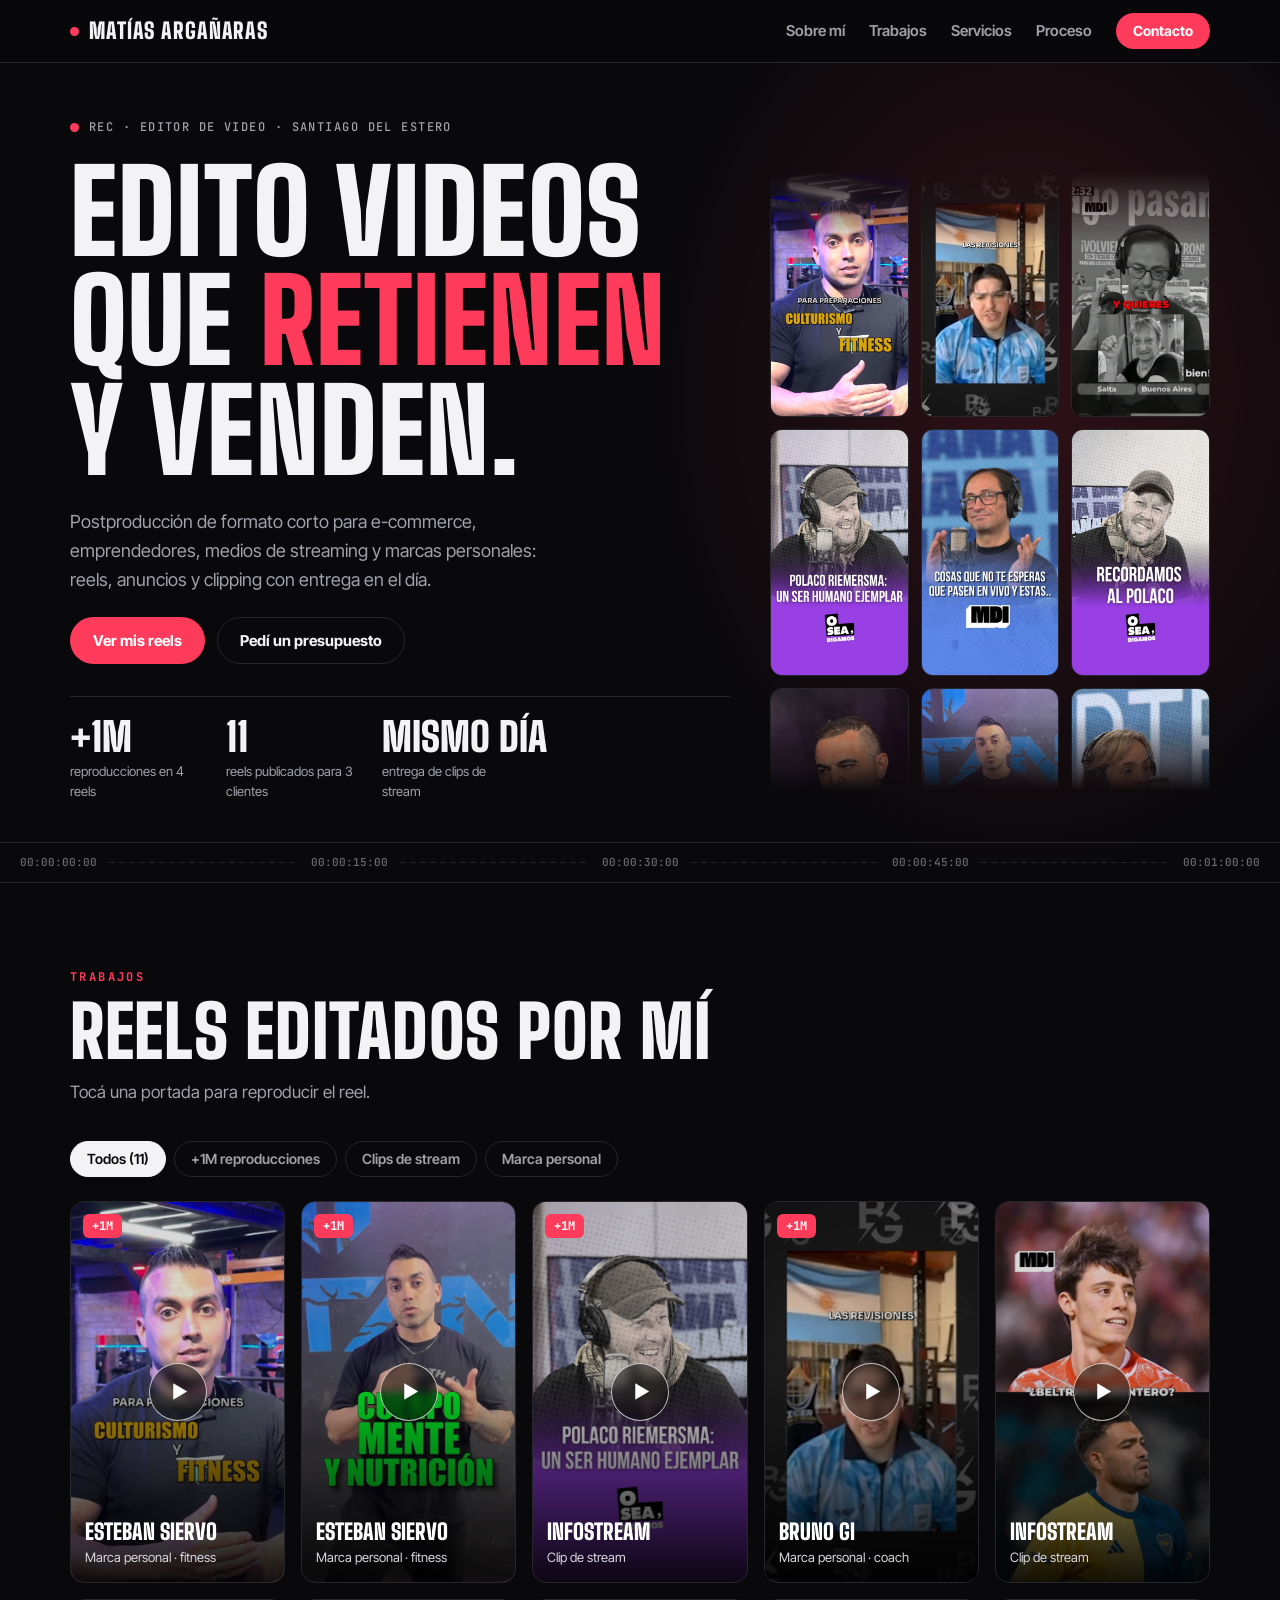
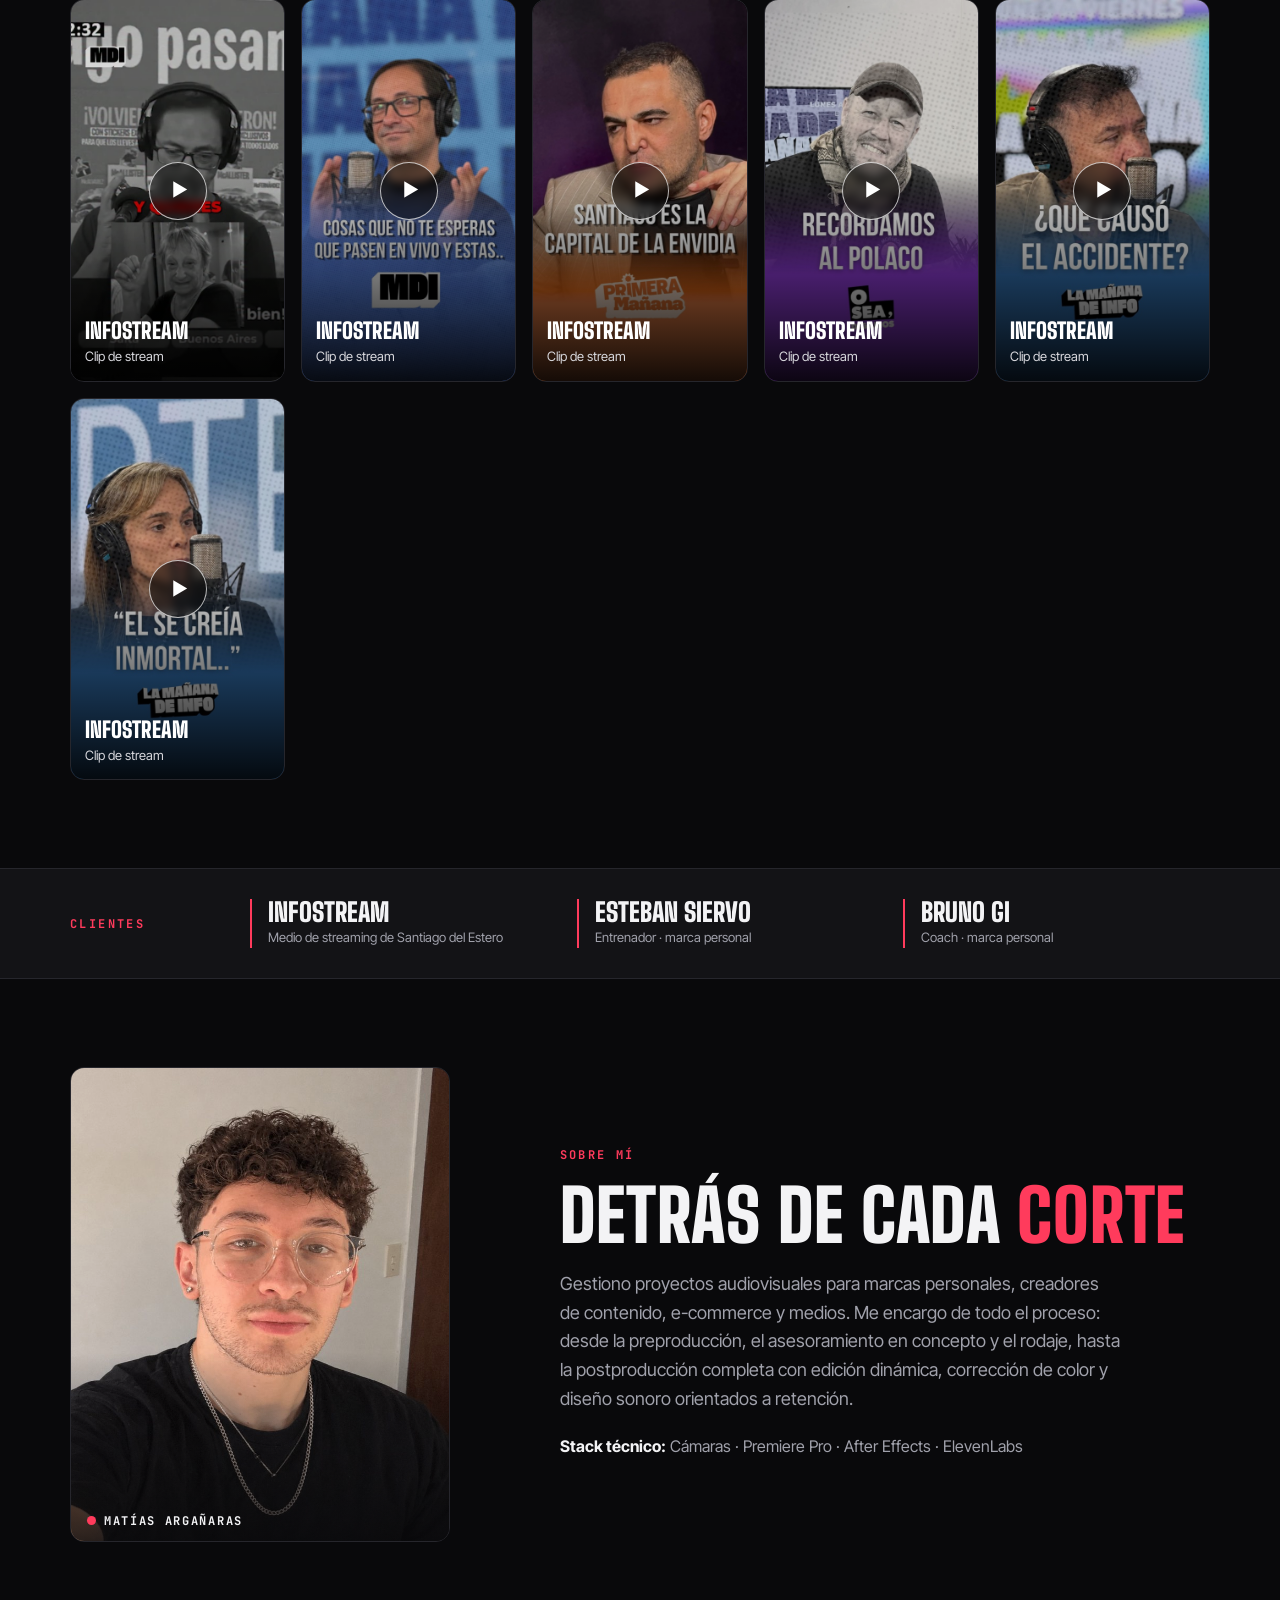
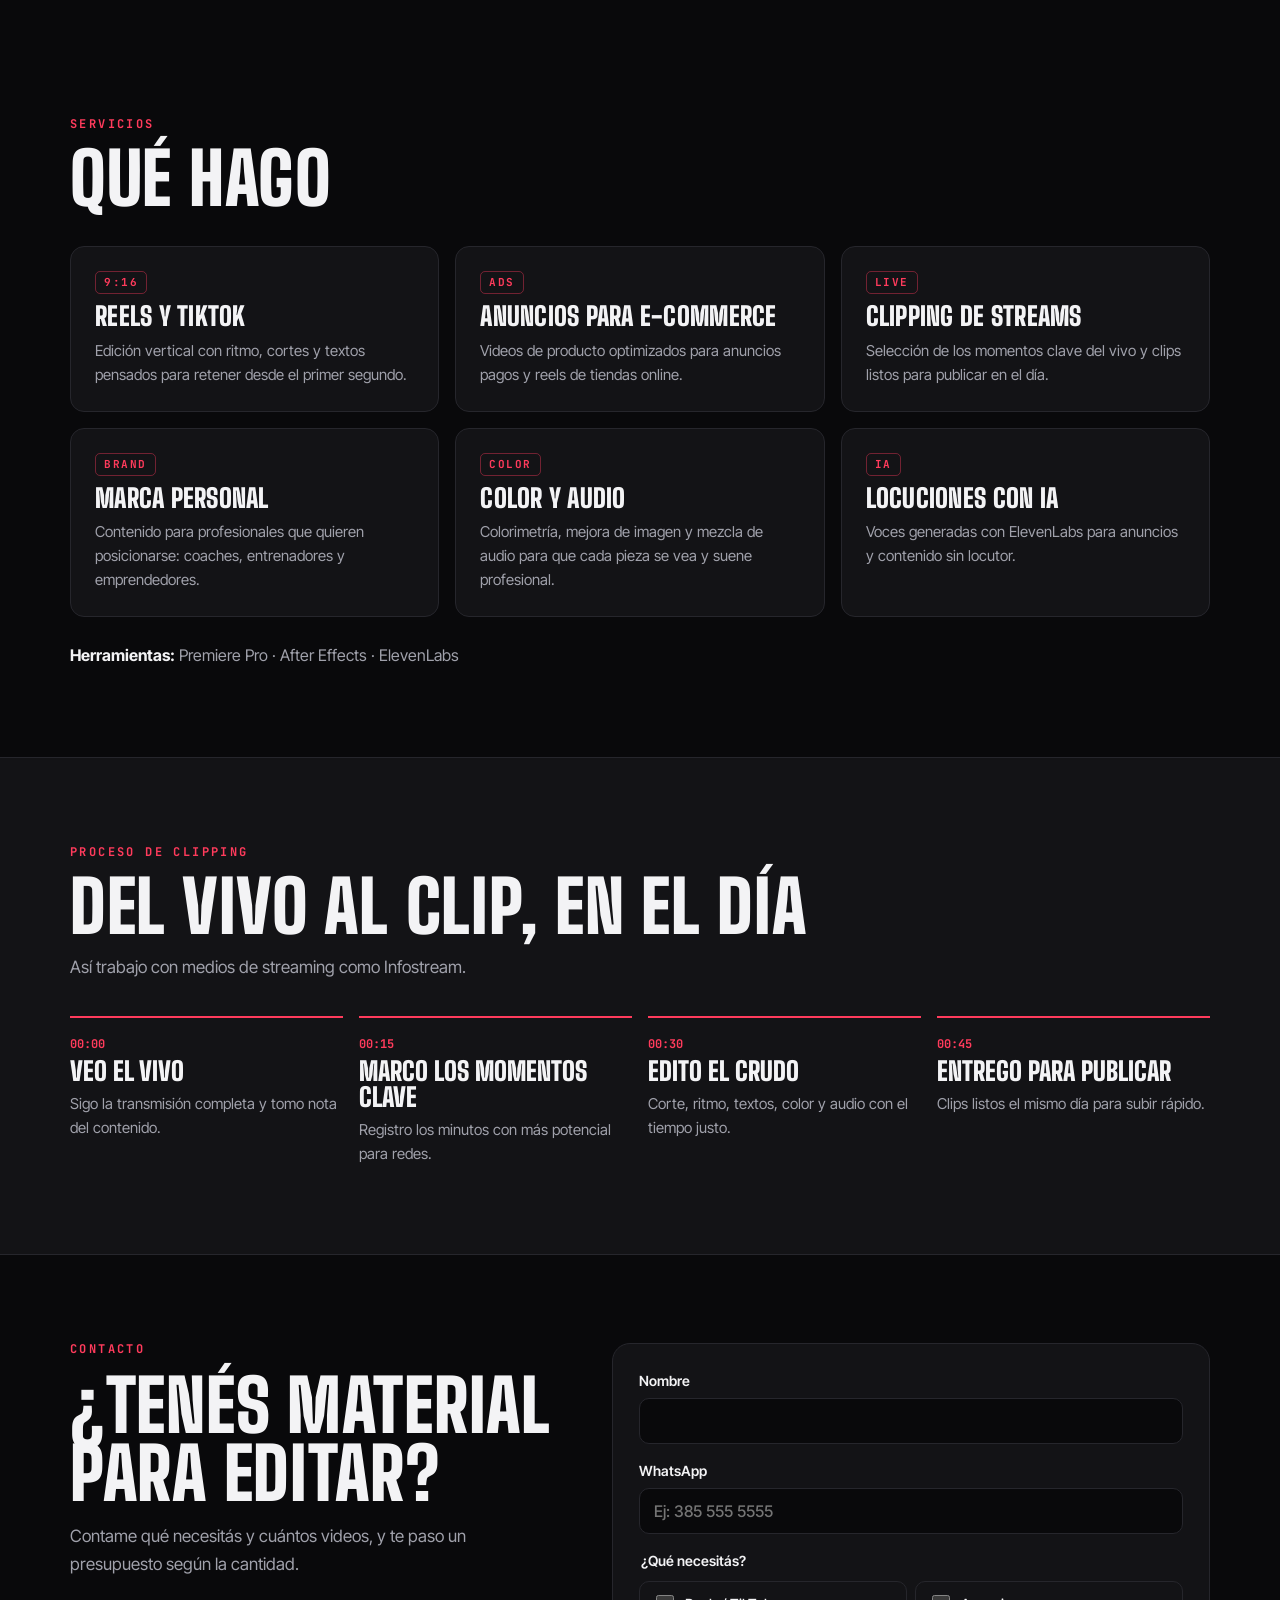
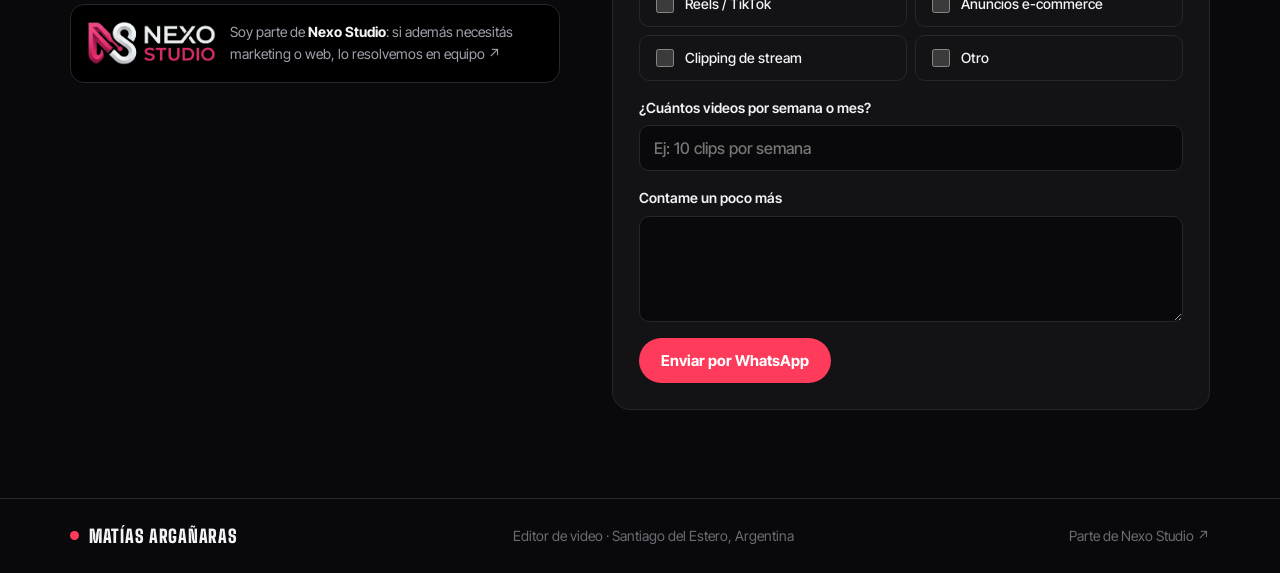
<file: index.html>
<!doctype html>
<html lang="es-AR">
<head>
<meta charset="utf-8">
<meta name="viewport" content="width=device-width, initial-scale=1, viewport-fit=cover">
<title>Matías Argañaras · Editor de video</title>
<meta name="description" content="Matías Argañaras, editor de video en Santiago del Estero. Reels, anuncios para e-commerce y clipping de streams. 4 reels con más de un millón de reproducciones.">
<meta property="og:title" content="Matías Argañaras · Editor de video">
<meta property="og:description" content="Reels, anuncios y clipping de streams. 4 reels con +1M de reproducciones.">
<meta property="og:type" content="website">
<meta property="og:locale" content="es_AR">
<meta property="og:image" content="assets/img/reel-DcZ4lkYIA4J.jpg">
<meta name="theme-color" content="#09090b">
<link rel="icon" href="data:image/svg+xml,%3Csvg xmlns='http://www.w3.org/2000/svg' viewBox='0 0 64 64'%3E%3Crect width='64' height='64' rx='14' fill='%2309090b'/%3E%3Ccircle cx='18' cy='20' r='6' fill='%23ff3b5c'/%3E%3Ctext x='32' y='48' text-anchor='middle' font-family='Arial Black,Arial' font-weight='900' font-size='24' fill='%23fff'%3EMA%3C/text%3E%3C/svg%3E">
<link rel="preconnect" href="https://fonts.googleapis.com">
<link rel="preconnect" href="https://fonts.gstatic.com" crossorigin>
<link rel="stylesheet" href="https://fonts.googleapis.com/css2?family=Big+Shoulders+Display:wght@700;800;900&family=Inter+Tight:wght@400;500;600;700&family=JetBrains+Mono:wght@500;700&display=swap">
<link rel="stylesheet" href="assets/styles.css">
</head>
<body>

<header class="top">
  <div class="in top-in">
    <a href="#inicio" class="brand"><span class="rec" aria-hidden="true"></span>MATÍAS ARGAÑARAS</a>
    <nav class="nav" aria-label="Secciones">
      <a href="#sobre-mi">Sobre mí</a>
      <a href="#trabajos">Trabajos</a>
      <a href="#servicios">Servicios</a>
      <a href="#proceso">Proceso</a>
    </nav>
    <a href="#contacto" class="btn btn-red btn-small">Contacto</a>
  </div>
</header>

<main id="inicio">

  <section class="hero">
    <div class="in hero-in">
      <div class="hero-copy">
        <p class="tc-label"><span class="rec"></span>REC · Editor de video · Santiago del Estero</p>
        <h1>Edito videos que <span class="hl">retienen</span> y venden.</h1>
        <p class="hero-sub">Postproducción de formato corto para e-commerce, emprendedores, medios de streaming y marcas personales: reels, anuncios y clipping con entrega en el día.</p>
        <div class="hero-ctas">
          <a href="#trabajos" class="btn btn-red">Ver mis reels</a>
          <a href="#contacto" class="btn btn-ghost">Pedí un presupuesto</a>
        </div>
        <dl class="hero-stats">
          <div><dt>+1M</dt><dd>reproducciones en 4 reels</dd></div>
          <div><dt>11</dt><dd>reels publicados para 3 clientes</dd></div>
          <div><dt>Mismo día</dt><dd>entrega de clips de stream</dd></div>
        </dl>
      </div>

      <div class="strip" aria-hidden="true">
        <div class="strip-col"><div class="strip-track">
          <img src="assets/img/reel-DcZ4lkYIA4J.jpg" alt=""><img src="assets/img/reel-DckJfeExkxX.jpg" alt=""><img src="assets/img/reel-Dc6krdfBmT0.jpg" alt=""><img src="assets/img/reel-DfI-xCUyNoJ.jpg" alt="">
        </div></div>
        <div class="strip-col down"><div class="strip-track">
          <img src="assets/img/reel-DfZnrR-zF4f.jpg" alt=""><img src="assets/img/reel-Dff1YemyggE.jpg" alt=""><img src="assets/img/reel-DdrhC7ews5H.jpg" alt=""><img src="assets/img/reel-Dcmnh5kBKTj.jpg" alt="">
        </div></div>
        <div class="strip-col"><div class="strip-track">
          <img src="assets/img/reel-DfN-qH7SrcR.jpg" alt=""><img src="assets/img/reel-Dcj7BzeiRso.jpg" alt=""><img src="assets/img/reel-DdBvnoZhVIF.jpg" alt=""><img src="assets/img/reel-DcZ4lkYIA4J.jpg" alt="">
        </div></div>
      </div>
    </div>
    <div class="timeline" aria-hidden="true"><span>00:00:00:00</span><i></i><span>00:00:15:00</span><i></i><span>00:00:30:00</span><i></i><span>00:00:45:00</span><i></i><span>00:01:00:00</span></div>
  </section>

  <!-- TRABAJOS. Para sumar un reel: copiar un <button class="reel">, cambiar data-code (el código del link de Instagram),
       data-cat ("stream" o "marca", y " top" si superó el millón), la portada (assets/img/reel-CODIGO.jpg) y el texto. -->
  <section id="trabajos" class="sec">
    <div class="in">
      <div class="sec-head">
        <p class="kicker">Trabajos</p>
        <h2>Reels editados por mí</h2>
        <p class="sec-sub">Tocá una portada para reproducir el reel.</p>
      </div>
      <div class="filters" role="group" aria-label="Filtrar reels">
        <button class="chip" aria-pressed="true" data-f="todos">Todos (11)</button>
        <button class="chip" aria-pressed="false" data-f="top">+1M reproducciones</button>
        <button class="chip" aria-pressed="false" data-f="stream">Clips de stream</button>
        <button class="chip" aria-pressed="false" data-f="marca">Marca personal</button>
      </div>
      <div class="reel-grid">
        <button class="reel" data-code="DcZ4lkYIA4J" data-cat="marca top"><img src="assets/img/reel-DcZ4lkYIA4J.jpg" alt="Reel de Esteban Siervo sobre culturismo y fitness" loading="lazy"><span class="badge">+1M</span><span class="play" aria-hidden="true">▶</span><span class="cap"><b>Esteban Siervo</b>Marca personal · fitness</span></button>
        <button class="reel" data-code="DdrhC7ews5H" data-cat="marca top"><img src="assets/img/reel-DdrhC7ews5H.jpg" alt="Reel de Esteban Siervo sobre entrenamiento online y presencial" loading="lazy"><span class="badge">+1M</span><span class="play" aria-hidden="true">▶</span><span class="cap"><b>Esteban Siervo</b>Marca personal · fitness</span></button>
        <button class="reel" data-code="DckJfeExkxX" data-cat="stream top"><img src="assets/img/reel-DckJfeExkxX.jpg" alt="Clip de Infostream sobre el Polaco Riemersma" loading="lazy"><span class="badge">+1M</span><span class="play" aria-hidden="true">▶</span><span class="cap"><b>Infostream</b>Clip de stream</span></button>
        <button class="reel" data-code="DfZnrR-zF4f" data-cat="marca top"><img src="assets/img/reel-DfZnrR-zF4f.jpg" alt="Reel de Bruno Gi sobre revisiones con alumnos" loading="lazy"><span class="badge">+1M</span><span class="play" aria-hidden="true">▶</span><span class="cap"><b>Bruno Gi</b>Marca personal · coach</span></button>
        <button class="reel" data-code="DfI-xCUyNoJ" data-cat="stream"><img src="assets/img/reel-DfI-xCUyNoJ.jpg" alt="Clip de Infostream con elecciones futboleras" loading="lazy"><span class="play" aria-hidden="true">▶</span><span class="cap"><b>Infostream</b>Clip de stream</span></button>
        <button class="reel" data-code="DfN-qH7SrcR" data-cat="stream"><img src="assets/img/reel-DfN-qH7SrcR.jpg" alt="Clip de Infostream con un audio de WhatsApp" loading="lazy"><span class="play" aria-hidden="true">▶</span><span class="cap"><b>Infostream</b>Clip de stream</span></button>
        <button class="reel" data-code="Dff1YemyggE" data-cat="stream"><img src="assets/img/reel-Dff1YemyggE.jpg" alt="Clip de Infostream desde el móvil en vivo" loading="lazy"><span class="play" aria-hidden="true">▶</span><span class="cap"><b>Infostream</b>Clip de stream</span></button>
        <button class="reel" data-code="Dc6krdfBmT0" data-cat="stream"><img src="assets/img/reel-Dc6krdfBmT0.jpg" alt="Clip de Infostream: Santiago es la capital de la envidia" loading="lazy"><span class="play" aria-hidden="true">▶</span><span class="cap"><b>Infostream</b>Clip de stream</span></button>
        <button class="reel" data-code="Dcj7BzeiRso" data-cat="stream"><img src="assets/img/reel-Dcj7BzeiRso.jpg" alt="Clip de Infostream sobre el refugio El Montecito de los Canichones" loading="lazy"><span class="play" aria-hidden="true">▶</span><span class="cap"><b>Infostream</b>Clip de stream</span></button>
        <button class="reel" data-code="Dcmnh5kBKTj" data-cat="stream"><img src="assets/img/reel-Dcmnh5kBKTj.jpg" alt="Clip de Infostream con el jefe de guardavidas Martín Cabral" loading="lazy"><span class="play" aria-hidden="true">▶</span><span class="cap"><b>Infostream</b>Clip de stream</span></button>
        <button class="reel" data-code="DdBvnoZhVIF" data-cat="stream"><img src="assets/img/reel-DdBvnoZhVIF.jpg" alt="Clip de Infostream con Soledad Castelli" loading="lazy"><span class="play" aria-hidden="true">▶</span><span class="cap"><b>Infostream</b>Clip de stream</span></button>
      </div>
    </div>
  </section>

  <section class="clients" aria-label="Clientes">
    <div class="in clients-in">
      <p class="kicker">Clientes</p>
      <ul>
        <li><b>Infostream</b><span>Medio de streaming de Santiago del Estero</span></li>
        <li><b>Esteban Siervo</b><span>Entrenador · marca personal</span></li>
        <li><b>Bruno Gi</b><span>Coach · marca personal</span></li>
      </ul>
    </div>
  </section>

  <section id="sobre-mi" class="sec about">
    <div class="in about-in">
      <figure class="about-photo">
        <img src="assets/img/matias.jpg" alt="Matías Argañaras, editor de video" width="720" height="900" loading="lazy">
        <figcaption><span class="rec"></span>Matías Argañaras</figcaption>
      </figure>
      <div class="about-copy">
        <p class="kicker">Sobre mí</p>
        <h2>Detrás de cada <span class="hl">corte</span></h2>
        <p>Gestiono proyectos audiovisuales para marcas personales, creadores de contenido, e-commerce y medios. Me encargo de todo el proceso: desde la preproducción, el asesoramiento en concepto y el rodaje, hasta la postproducción completa con edición dinámica, corrección de color y diseño sonoro orientados a retención.</p>
        <p class="tools"><b>Stack técnico:</b> Cámaras · Premiere Pro · After Effects · ElevenLabs</p>
      </div>
    </div>
  </section>

  <section id="servicios" class="sec">
    <div class="in">
      <div class="sec-head">
        <p class="kicker">Servicios</p>
        <h2>Qué hago</h2>
      </div>
      <div class="svc-grid">
        <article class="svc"><span class="svc-fmt">9:16</span><h3>Reels y TikTok</h3><p>Edición vertical con ritmo, cortes y textos pensados para retener desde el primer segundo.</p></article>
        <article class="svc"><span class="svc-fmt">ADS</span><h3>Anuncios para e-commerce</h3><p>Videos de producto optimizados para anuncios pagos y reels de tiendas online.</p></article>
        <article class="svc"><span class="svc-fmt">LIVE</span><h3>Clipping de streams</h3><p>Selección de los momentos clave del vivo y clips listos para publicar en el día.</p></article>
        <article class="svc"><span class="svc-fmt">BRAND</span><h3>Marca personal</h3><p>Contenido para profesionales que quieren posicionarse: coaches, entrenadores y emprendedores.</p></article>
        <article class="svc"><span class="svc-fmt">COLOR</span><h3>Color y audio</h3><p>Colorimetría, mejora de imagen y mezcla de audio para que cada pieza se vea y suene profesional.</p></article>
        <article class="svc"><span class="svc-fmt">IA</span><h3>Locuciones con IA</h3><p>Voces generadas con ElevenLabs para anuncios y contenido sin locutor.</p></article>
      </div>
      <p class="tools"><b>Herramientas:</b> Premiere Pro · After Effects · ElevenLabs</p>
    </div>
  </section>

  <section id="proceso" class="sec sec-alt">
    <div class="in">
      <div class="sec-head">
        <p class="kicker">Proceso de clipping</p>
        <h2>Del vivo al clip, en el día</h2>
        <p class="sec-sub">Así trabajo con medios de streaming como Infostream.</p>
      </div>
      <ol class="steps">
        <li><span class="tc">00:00</span><b>Veo el vivo</b><span>Sigo la transmisión completa y tomo nota del contenido.</span></li>
        <li><span class="tc">00:15</span><b>Marco los momentos clave</b><span>Registro los minutos con más potencial para redes.</span></li>
        <li><span class="tc">00:30</span><b>Edito el crudo</b><span>Corte, ritmo, textos, color y audio con el tiempo justo.</span></li>
        <li><span class="tc">00:45</span><b>Entrego para publicar</b><span>Clips listos el mismo día para subir rápido.</span></li>
      </ol>
    </div>
  </section>

  <section id="contacto" class="sec contact">
    <div class="in contact-in">
      <div class="contact-copy">
        <p class="kicker">Contacto</p>
        <h2>¿Tenés material para editar?</h2>
        <p>Contame qué necesitás y cuántos videos, y te paso un presupuesto según la cantidad.</p>
        <!-- WhatsApp o Instagram de Matías: agregar acá cuando los confirme -->
        <a class="nexo" href="https://nexostudio-sde.vercel.app" target="_blank" rel="noopener">
          <img src="assets/logo-nexo-wide.png" alt="Nexo Studio" width="663" height="227">
          <span>Soy parte de <b>Nexo Studio</b>: si además necesitás marketing o web, lo resolvemos en equipo ↗</span>
        </a>
      </div>
      <form class="form" name="contacto-matias" data-wa-form>
        <label for="f-nombre">Nombre<input id="f-nombre" name="nombre" type="text" required autocomplete="name"></label>
        <label for="f-wa">WhatsApp<input id="f-wa" name="whatsapp" type="tel" required autocomplete="tel" placeholder="Ej: 385 555 5555"></label>
        <fieldset>
          <legend>¿Qué necesitás?</legend>
          <div class="checks">
            <label><input type="checkbox" name="servicio" value="Reels / TikTok"> Reels / TikTok</label>
            <label><input type="checkbox" name="servicio" value="Anuncios e-commerce"> Anuncios e-commerce</label>
            <label><input type="checkbox" name="servicio" value="Clipping de stream"> Clipping de stream</label>
            <label><input type="checkbox" name="servicio" value="Otro"> Otro</label>
          </div>
        </fieldset>
        <label for="f-cant">¿Cuántos videos por semana o mes?<input id="f-cant" name="cantidad" type="text" placeholder="Ej: 10 clips por semana"></label>
        <label for="f-msg">Contame un poco más<textarea id="f-msg" name="mensaje" rows="4"></textarea></label>
        <button class="btn btn-red" type="submit">Enviar por WhatsApp</button>
      </form>
    </div>
  </section>
</main>

<footer class="foot">
  <div class="in foot-in">
    <span class="brand"><span class="rec" aria-hidden="true"></span>MATÍAS ARGAÑARAS</span>
    <span>Editor de video · Santiago del Estero, Argentina</span>
    <a href="https://nexostudio-sde.vercel.app" target="_blank" rel="noopener">Parte de Nexo Studio ↗</a>
  </div>
</footer>

<dialog class="player" id="player" aria-label="Reproductor de reel">
  <button class="player-close" aria-label="Cerrar">✕</button>
  <div class="player-body" id="player-body"></div>
</dialog>

<script src="assets/main.js"></script>
</body>
</html>
</file>
<file: assets/styles.css>
/* Matías Argañaras — editor de video. Negro cinematográfico, rojo de grabación,
   tipografía condensada de títulos y monoespaciada para timecodes. */
:root{
  --bg:#09090b; --surface:#131316; --surface-2:#1b1b20; --line:#26262c;
  --fg:#f3f3f5; --muted:#a0a1ab; --dim:#6b6c75;
  --red:#ff3b5c; --red-deep:#c8163b; --mag:#e0478f;
  --display:"Big Shoulders Display","Arial Narrow",Impact,sans-serif;
  --body:"Inter Tight",system-ui,-apple-system,"Segoe UI",sans-serif;
  --mono:"JetBrains Mono",ui-monospace,Menlo,monospace;
  --r:14px;
  color-scheme:dark;
}
*{box-sizing:border-box}
[hidden]{display:none!important}
html{scroll-behavior:smooth;scroll-padding-top:70px}
body{margin:0;background:var(--bg);color:var(--fg);font-family:var(--body);font-size:16px;line-height:1.6;-webkit-font-smoothing:antialiased}
body::before{content:"";position:fixed;inset:0 0 auto;height:env(safe-area-inset-top,0px);z-index:30;background:var(--bg)}
img{max-width:100%;display:block}
a{color:inherit}
h1,h2,h3{font-family:var(--display);font-weight:900;line-height:.95;margin:0;text-transform:uppercase;letter-spacing:.01em;text-wrap:balance}
h1{font-size:clamp(56px,9vw,120px)}
h2{font-size:clamp(40px,6vw,72px)}
h3{font-size:26px}
p{margin:0}
:focus-visible{outline:2px solid var(--red);outline-offset:3px;border-radius:4px}
.in{max-width:1180px;margin:0 auto;padding-left:max(20px,env(safe-area-inset-left,0px));padding-right:max(20px,env(safe-area-inset-right,0px))}
.kicker{font:700 12px/1 var(--mono);letter-spacing:.2em;text-transform:uppercase;color:var(--red)}
.rec{width:9px;height:9px;border-radius:50%;background:var(--red);display:inline-block;animation:blink 1.4s infinite;flex:none}
@keyframes blink{50%{opacity:.2}}

.btn{display:inline-flex;align-items:center;justify-content:center;font:700 15px/1 var(--body);padding:15px 22px;border-radius:999px;text-decoration:none;border:1.5px solid transparent;cursor:pointer;transition:transform .15s,background .15s,border-color .15s}
.btn:hover{transform:translateY(-2px)}
.btn-red{background:var(--red);color:#fff}
.btn-red:hover{background:var(--red-deep)}
.btn-ghost{border-color:var(--line);color:var(--fg)}
.btn-ghost:hover{border-color:var(--fg)}
.btn-small{padding:10px 16px;font-size:14px}

/* Header */
.top{position:sticky;top:env(safe-area-inset-top,0px);z-index:20;background:rgba(9,9,11,.85);backdrop-filter:blur(10px);border-bottom:1px solid var(--line)}
.top-in{display:flex;align-items:center;gap:24px;height:62px}
.brand{display:inline-flex;align-items:center;gap:10px;font:900 22px/1 var(--display);letter-spacing:.04em;text-decoration:none}
.nav{display:flex;gap:24px;margin-left:auto}
.nav a{text-decoration:none;font-weight:600;font-size:15px;color:var(--muted)}
.nav a:hover{color:var(--fg)}
@media (max-width:720px){.nav{display:none}.top .btn-small{margin-left:auto}}

/* Hero */
.hero{position:relative;overflow:hidden;padding-top:56px;border-bottom:1px solid var(--line)}
.hero::before{content:"";position:absolute;inset:-20% -10% auto auto;width:60%;height:120%;background:radial-gradient(closest-side,rgba(255,59,92,.16),transparent);pointer-events:none}
.hero-in{display:grid;grid-template-columns:1.2fr .8fr;gap:40px;align-items:center;position:relative}
.hero-copy{display:flex;flex-direction:column;gap:22px;min-width:0;padding-bottom:40px}
.tc-label{display:flex;align-items:center;gap:10px;font:500 12px/1.4 var(--mono);letter-spacing:.12em;text-transform:uppercase;color:var(--muted)}
.hl{color:var(--red)}
.hero-sub{font-size:18px;color:var(--muted);max-width:50ch}
.hero-ctas{display:flex;flex-wrap:wrap;gap:12px}
.hero-stats{display:grid;grid-template-columns:repeat(3,auto);justify-content:start;gap:28px;margin:10px 0 0;padding-top:20px;border-top:1px solid var(--line)}
.hero-stats div{display:flex;flex-direction:column;gap:4px}
.hero-stats dt{font:900 40px/1 var(--display);text-transform:uppercase}
.hero-stats dd{margin:0;font-size:13px;color:var(--muted);max-width:16ch}
@media (max-width:520px){.hero-stats{grid-template-columns:1fr 1fr}}

/* Tira de reels en movimiento */
.strip{display:grid;grid-template-columns:repeat(3,1fr);gap:12px;height:620px;-webkit-mask-image:linear-gradient(180deg,transparent,#000 12%,#000 88%,transparent);mask-image:linear-gradient(180deg,transparent,#000 12%,#000 88%,transparent)}
.strip-col{overflow:hidden}
.strip-track{display:flex;flex-direction:column;gap:12px;animation:up 40s linear infinite}
.strip-col.down .strip-track{animation-direction:reverse;animation-duration:46s}
.strip img{width:100%;aspect-ratio:9/16;object-fit:cover;border-radius:12px;border:1px solid var(--line)}
@keyframes up{to{transform:translateY(-50%)}}
@media (max-width:900px){.hero-in{grid-template-columns:1fr}.strip{height:360px}.hero-copy{padding-bottom:0}}

.timeline{display:flex;align-items:center;gap:12px;padding:14px max(20px,env(safe-area-inset-right,0px)) 14px max(20px,env(safe-area-inset-left,0px));font:500 11px/1 var(--mono);color:var(--dim);border-top:1px solid var(--line);overflow:hidden;white-space:nowrap}
.timeline i{flex:1;min-width:20px;height:1px;background:repeating-linear-gradient(90deg,var(--line) 0 6px,transparent 6px 10px)}
@media (max-width:600px){.timeline span:nth-child(n+5){display:none}}

/* Secciones */
.sec{padding-block:88px}
.sec-alt{background:var(--surface);border-block:1px solid var(--line)}
.sec-head{display:flex;flex-direction:column;gap:14px;margin-bottom:34px}
.sec-sub{color:var(--muted);font-size:17px}

/* Grilla de reels */
.filters{display:flex;flex-wrap:wrap;gap:8px;margin-bottom:24px}
.chip{font:600 14px/1 var(--body);padding:10px 16px;border-radius:999px;border:1px solid var(--line);background:transparent;color:var(--muted);cursor:pointer}
.chip[aria-pressed=true]{background:var(--fg);color:var(--bg);border-color:var(--fg)}
.reel-grid{display:grid;grid-template-columns:repeat(auto-fill,minmax(200px,1fr));gap:16px}
.reel{position:relative;aspect-ratio:9/16;border-radius:var(--r);overflow:hidden;border:1px solid var(--line);background:#000;padding:0;cursor:pointer;color:#fff;text-align:left;font:inherit}
.reel img{width:100%;height:100%;object-fit:cover;transition:transform .5s,filter .3s;filter:brightness(.85)}
.reel::after{content:"";position:absolute;inset:auto 0 0;height:55%;background:linear-gradient(180deg,transparent,rgba(0,0,0,.9))}
.reel:hover img{transform:scale(1.05);filter:brightness(1)}
.badge{position:absolute;top:12px;left:12px;z-index:1;background:var(--red);font:700 12px/1 var(--mono);padding:6px 9px;border-radius:6px}
.play{position:absolute;top:50%;left:50%;z-index:1;width:58px;height:58px;margin:-29px 0 0 -29px;border-radius:50%;background:rgba(0,0,0,.45);border:1.5px solid rgba(255,255,255,.7);display:grid;place-items:center;font-size:18px;padding-left:4px;backdrop-filter:blur(4px);transition:transform .2s,background .2s}
.reel:hover .play{transform:scale(1.1);background:var(--red);border-color:var(--red)}
.cap{position:absolute;left:14px;right:14px;bottom:14px;z-index:1;display:flex;flex-direction:column;font-size:13px;color:#d7d7dc}
.cap b{font:900 22px/1 var(--display);text-transform:uppercase;color:#fff;margin-bottom:4px}

/* Clientes */
.clients{border-block:1px solid var(--line);background:var(--surface)}
.clients-in{display:grid;grid-template-columns:160px 1fr;gap:20px;align-items:center;padding-block:30px}
.clients ul{list-style:none;margin:0;padding:0;display:grid;grid-template-columns:repeat(3,1fr);gap:20px}
.clients li{display:flex;flex-direction:column;gap:2px;padding-left:16px;border-left:2px solid var(--red)}
.clients b{font:900 26px/1 var(--display);text-transform:uppercase}
.clients span{font-size:13px;color:var(--muted)}
@media (max-width:760px){.clients-in{grid-template-columns:1fr}.clients ul{grid-template-columns:1fr}}

/* Servicios */
.svc-grid{display:grid;grid-template-columns:repeat(3,1fr);gap:16px}
.svc{padding:24px;border:1px solid var(--line);border-radius:var(--r);background:var(--surface);display:flex;flex-direction:column;gap:10px;transition:border-color .2s}
.svc:hover{border-color:var(--red)}
.svc-fmt{align-self:flex-start;font:700 11px/1 var(--mono);letter-spacing:.14em;color:var(--red);border:1px solid rgba(255,59,92,.4);padding:5px 8px;border-radius:5px}
.svc p{color:var(--muted);font-size:15px}
.tools{margin-top:26px;color:var(--muted)}
.tools b{color:var(--fg)}
@media (max-width:900px){.svc-grid{grid-template-columns:1fr 1fr}}
@media (max-width:560px){.svc-grid{grid-template-columns:1fr}}

/* Proceso */
.steps{list-style:none;margin:0;padding:0;display:grid;grid-template-columns:repeat(4,1fr);gap:16px}
.steps li{display:flex;flex-direction:column;gap:8px;padding:20px 0 0;border-top:2px solid var(--red)}
.steps .tc{font:700 12px/1 var(--mono);color:var(--red)}
.steps b{font:900 26px/1 var(--display);text-transform:uppercase}
.steps span:last-child{color:var(--muted);font-size:15px}
@media (max-width:860px){.steps{grid-template-columns:1fr 1fr}}
@media (max-width:480px){.steps{grid-template-columns:1fr}}

/* Contacto */
.contact-in{display:grid;grid-template-columns:.9fr 1.1fr;gap:52px;align-items:start}
.contact-copy{display:flex;flex-direction:column;gap:16px}
.contact-copy > p:not(.kicker){color:var(--muted);font-size:17px}
.nexo{display:flex;align-items:center;gap:14px;margin-top:10px;padding:16px;border:1px solid var(--line);border-radius:var(--r);text-decoration:none;background:#000;transition:border-color .2s}
.nexo:hover{border-color:#8d929b}
.nexo img{height:44px;width:auto}
.nexo span{font-size:14px;color:var(--muted)}
.nexo b{color:var(--fg)}
.form{background:var(--surface);border:1px solid var(--line);border-radius:18px;padding:26px;display:flex;flex-direction:column;gap:16px}
.form label{display:flex;flex-direction:column;gap:6px;font-weight:600;font-size:14px}
.form input[type=text],.form input[type=tel],.form textarea{font:500 16px var(--body);padding:12px 14px;border:1px solid var(--line);border-radius:10px;background:var(--bg);color:var(--fg);width:100%}
.form input:focus,.form textarea:focus{outline:none;border-color:var(--red)}
.form fieldset{border:0;padding:0;margin:0}
.form legend{font-weight:600;font-size:14px;margin-bottom:8px}
.checks{display:grid;grid-template-columns:1fr 1fr;gap:8px}
.checks label{flex-direction:row;align-items:center;gap:8px;padding:10px 12px;border:1px solid var(--line);border-radius:10px;cursor:pointer;font-weight:500}
.checks input{accent-color:var(--red);width:18px;height:18px}
.form .btn{align-self:flex-start;border:0}
@media (max-width:860px){.contact-in{grid-template-columns:1fr}}
@media (max-width:420px){.checks{grid-template-columns:1fr}}

.foot{border-top:1px solid var(--line);color:var(--dim);font-size:14px}
.foot-in{display:flex;flex-wrap:wrap;gap:12px 28px;align-items:center;justify-content:space-between;padding-block:26px}
.foot .brand{font-size:18px;color:var(--fg)}
.foot a{text-decoration:none}
.foot a:hover{color:var(--fg)}

/* Reproductor */
.player{border:0;padding:0;background:transparent;width:min(420px,calc(100vw - 32px));max-height:calc(100vh - 32px);overflow:auto}
.player::backdrop{background:rgba(0,0,0,.88);backdrop-filter:blur(4px)}
.player-body{background:#000;border-radius:14px;padding:10px;min-height:300px;display:flex;align-items:center;justify-content:center}
.player-body .instagram-media{margin:0!important;min-width:0!important;width:100%!important}
.player-close{position:fixed;top:max(16px,env(safe-area-inset-top,0px));right:max(16px,env(safe-area-inset-right,0px));width:46px;height:46px;border-radius:50%;border:1px solid rgba(255,255,255,.3);background:rgba(0,0,0,.6);color:#fff;font-size:18px;cursor:pointer}
.ig-fallback{color:var(--muted);text-decoration:none;font-weight:600}

/* Página de gracias */
.thanks{min-height:100vh;display:grid;place-items:center;text-align:center;padding-block:40px}
.thanks .in{display:flex;flex-direction:column;align-items:center;gap:18px}

@media (prefers-reduced-motion:reduce){html{scroll-behavior:auto}.rec,.strip-track{animation:none}.btn,.reel img,.play{transition:none}}

/* Sobre mí */
.about-in{display:grid;grid-template-columns:.8fr 1.2fr;gap:56px;align-items:center}
.about-photo{margin:0;position:relative;border-radius:var(--r);overflow:hidden;border:1px solid var(--line);max-width:380px}
.about-photo img{width:100%;height:auto;aspect-ratio:4/5;object-fit:cover;filter:contrast(1.04) saturate(.95)}
.about-photo::after{content:"";position:absolute;inset:auto 0 0;height:40%;background:linear-gradient(transparent,rgba(9,9,11,.85));pointer-events:none}
.about-photo figcaption{position:absolute;left:16px;bottom:14px;z-index:1;display:flex;align-items:center;gap:8px;font:700 12px/1 var(--mono);letter-spacing:.14em;text-transform:uppercase}
.about-copy{display:flex;flex-direction:column;gap:20px}
.about-copy > p:not(.kicker):not(.tools){font-size:18px;color:var(--muted);max-width:56ch}
.about-copy .tools{margin-top:0}
@media (max-width:860px){.about-in{grid-template-columns:1fr;gap:32px}.about-photo{max-width:340px}}
</file>
